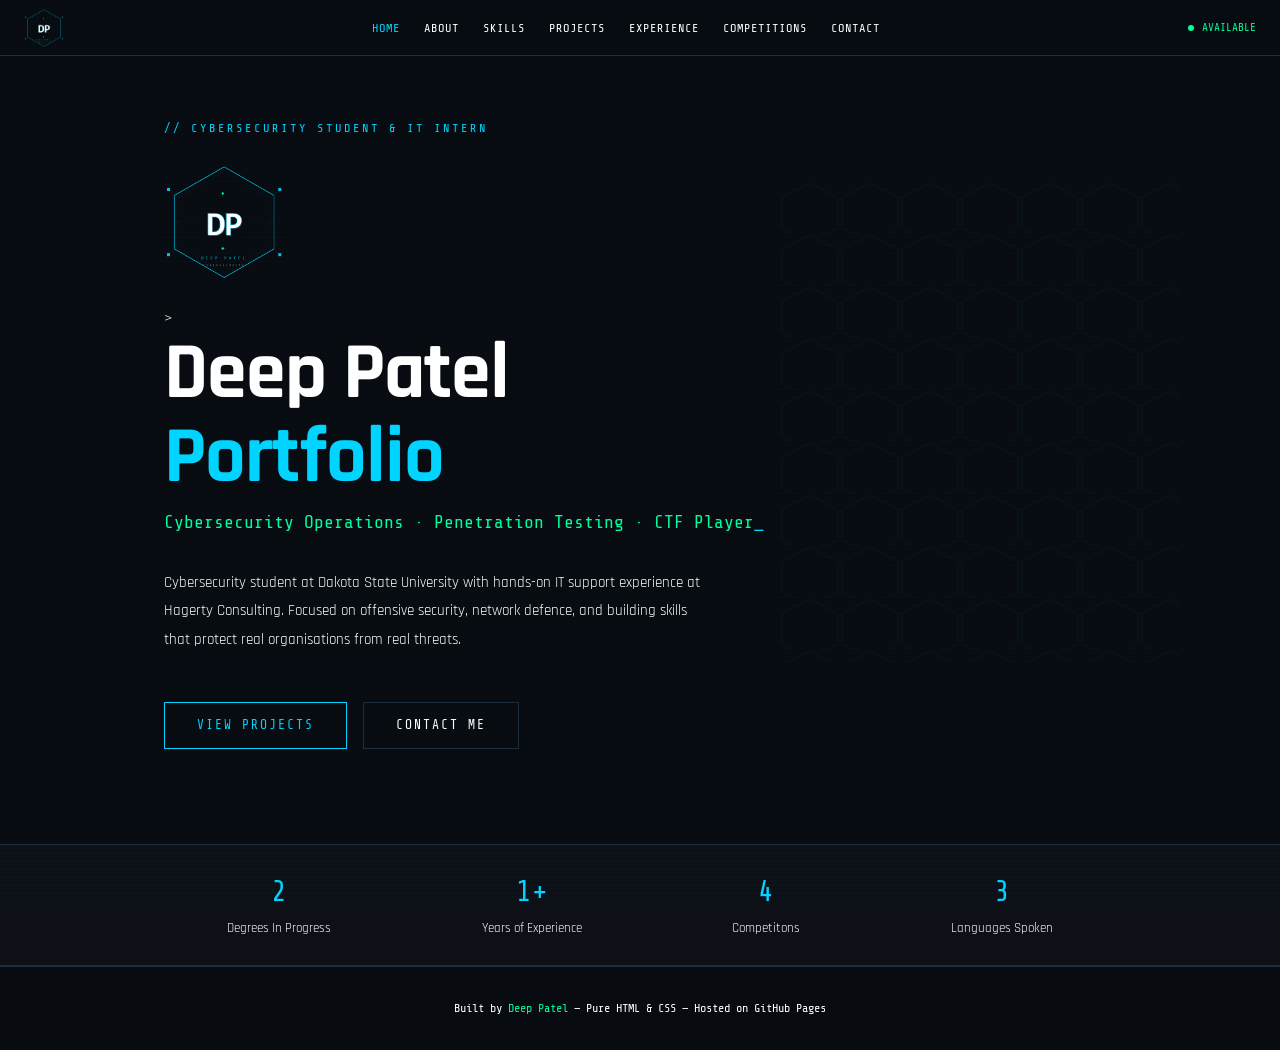
<file: index.html>
<!DOCTYPE html>
<html lang="en">
<head>
  <meta charset="UTF-8">
  <meta name="viewport" content="width=device-width, initial-scale=1.0">
  <title>Deep Patel — Cybersecurity Portfolio</title>
  <link rel="stylesheet" href="styles.css">
</head>
<body>
 
<nav>
  <a href="index.html" class="nav-logo">
  <img src="logo.png" alt="DP Logo" style="height:40px;width:40px;object-fit:cover;vertical-align:middle;">
</a>
  <button class="nav-toggle" id="navToggle" aria-label="Open menu">
    <span></span><span></span><span></span>
  </button>
  <ul class="nav-links" id="navLinks">
    <li><a href="index.html" class="active">Home</a></li>
    <li><a href="about.html">About</a></li>
    <li><a href="skill.html">Skills</a></li>
    <li><a href="Projects.html">Projects</a></li>
    <li><a href="Experience.html">Experience</a></li>
    <li><a href="Competitions.html">Competitions</a></li>
    <li><a href="contact.html">Contact</a></li>
  </ul>
  <div class="nav-status">
    <div class="status-dot"></div>
    AVAILABLE
  </div>
</nav>
 
<section class="hero">
  <div class="hero-tag">// cybersecurity student &amp; IT intern</div>
 <img src="logo.png" alt="DP Logo" style="height:120px;width:120px;object-fit:cover;margin-bottom:1.5rem;display:block;">>
  <h1 class="hero-name">
    Deep Patel<br>
    <span class="accent">Portfolio</span>
  </h1>
 
  <div class="hero-title">
    Cybersecurity Operations · Penetration Testing · CTF Player<span class="cursor">_</span>
  </div>
 
  <p class="hero-desc">
    Cybersecurity student at Dakota State University with hands-on IT support experience
    at Hagerty Consulting. Focused on offensive security, network defence, and building
    skills that protect real organisations from real threats.
  </p>
 
  <div class="hero-ctas">
    <a href="Projects.html" class="btn-primary">View Projects</a>
    <a href="contact.html" class="btn-secondary">Contact Me</a>
  </div>
 
  <svg class="hero-visual" width="400" height="480" viewBox="0 0 400 480" aria-hidden="true">
    <defs>
      <pattern id="hexpat" x="0" y="0" width="60" height="52" patternUnits="userSpaceOnUse">
        <polygon points="30,1 58,16 58,46 30,61 2,46 2,16"
                 fill="none" stroke="#00d4ff" stroke-width="0.8"/>
      </pattern>
    </defs>
    <rect width="400" height="480" fill="url(#hexpat)"/>
  </svg>
</section>
 

<div style="border-top:1px solid var(--border);border-bottom:1px solid var(--border);
            background:var(--surface);">
  <div style="max-width:1000px;margin:0 auto;padding:1.5rem;
              display:flex;flex-wrap:wrap;justify-content:space-around;gap:1.5rem;">
 
    <div style="text-align:center;">
      <span style="font-family:var(--mono);font-size:1.8rem;color:var(--accent);display:block;">2</span>
      <span style="font-size:13px;color:var(--text-muted);">Degrees In Progress</span>
    </div>
    <div style="text-align:center;">
      <span style="font-family:var(--mono);font-size:1.8rem;color:var(--accent);display:block;">1+</span>
      <span style="font-size:13px;color:var(--text-muted);">Years of Experience</span>
    </div>
    <div style="text-align:center;">
      <span style="font-family:var(--mono);font-size:1.8rem;color:var(--accent);display:block;">4</span>
      <span style="font-size:13px;color:var(--text-muted);">Competitons</span>
    </div>
    <div style="text-align:center;">
      <span style="font-family:var(--mono);font-size:1.8rem;color:var(--accent);display:block;">3</span>
      <span style="font-size:13px;color:var(--text-muted);">Languages Spoken</span>
    </div>
 
  </div>
</div>
 
<footer>
  <p>Built by <span>Deep Patel</span> — Pure HTML &amp; CSS — Hosted on GitHub Pages</p>
</footer>
 
<script>
  document.getElementById('navToggle').addEventListener('click', function () {
    document.getElementById('navLinks').classList.toggle('open');
  });
</script>
 
</body>
</html>
</file>
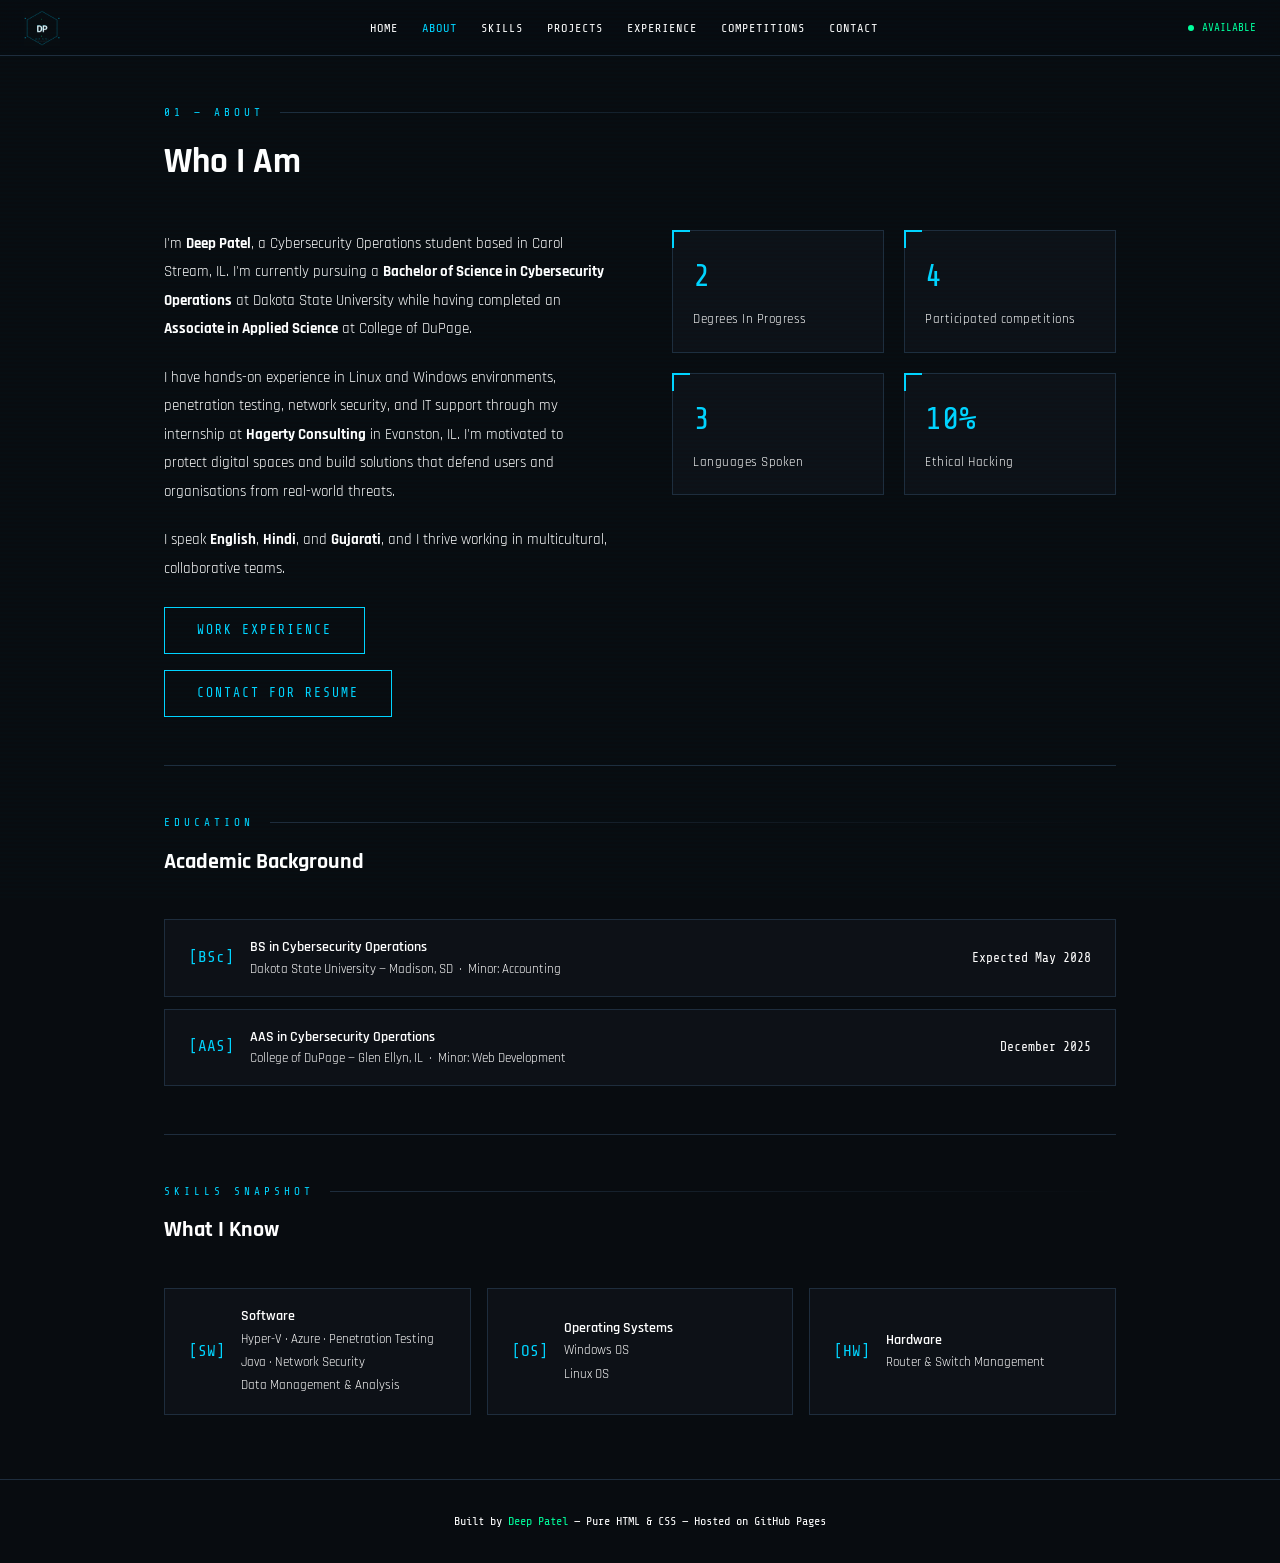
<file: about.html>
<!DOCTYPE html>
<html lang="en">
<head>
  <meta charset="UTF-8">
  <meta name="viewport" content="width=device-width, initial-scale=1.0">
  <title>About — Deep Patel</title>
  <link rel="stylesheet" href="styles.css">
</head>
<body>
 
<nav>
  <a href="index.html" class="nav-logo">
  <img src="logo.png" alt="DP Logo" style="height:36px;width:auto;vertical-align:middle;">
</a>
  <button class="nav-toggle" id="navToggle" aria-label="Open menu">
    <span></span><span></span><span></span>
  </button>
  <ul class="nav-links" id="navLinks">
    <li><a href="index.html">Home</a></li>
    <li><a href="about.html" class="active">About</a></li>
    <li><a href="skill.html">Skills</a></li>
    <li><a href="Projects.html">Projects</a></li>
    <li><a href="Experience.html">Experience</a></li>
    <li><a href="Competitions.html">Competitions</a></li>
    <li><a href="contact.html">Contact</a></li>
  </ul>
  <div class="nav-status">
    <div class="status-dot"></div>
    AVAILABLE
  </div>
</nav>
 
<main class="page-wrap">
 
  <div class="section-label">01 — about</div>
  <h1 class="section-title">Who I Am</h1>
 
  <div class="about-grid">
 
    <div class="about-text">
      <p>
        I'm <strong>Deep Patel</strong>, a Cybersecurity Operations student based in
        Carol Stream, IL. I'm currently pursuing a
        <strong>Bachelor of Science in Cybersecurity Operations</strong> at Dakota State University
        while having completed an <strong>Associate in Applied Science</strong> at College of DuPage.
      </p>
      <p>
        I have hands-on experience in Linux and Windows environments, penetration testing,
        network security, and IT support through my internship at
        <strong>Hagerty Consulting</strong> in Evanston, IL.
        I'm motivated to protect digital spaces and build solutions that defend
        users and organisations from real-world threats.
      </p>
      <p>
        I speak <strong>English</strong>, <strong>Hindi</strong>, and <strong>Gujarati</strong>,
        and I thrive working in multicultural, collaborative teams.
      </p>
 
      <div style="margin-top:1.5rem;display:flex;gap:1rem;flex-wrap:wrap;">
        <a href="Experience.html" class="btn-primary">Work Experience</a>
        <a href="contact.html" class="btn-primary">Contact for Resume</a>
      </div>
    </div>
 
    <div class="about-stats">
      <div class="stat-box">
        <span class="stat-num">2</span>
        <span class="stat-label">Degrees In Progress</span>
      </div>
      <div class="stat-box">
        <span class="stat-num">4</span>
        <span class="stat-label">Participated competitions </span>
      </div>
      <div class="stat-box">
        <span class="stat-num">3</span>
        <span class="stat-label">Languages Spoken</span>
      </div>
      <div class="stat-box">
        <span class="stat-num">10%</span>
        <span class="stat-label">Ethical Hacking</span>
      </div>
    </div>
 
  </div>
 
  <hr class="divider" style="margin:3rem 0;">
 
  <div class="section-label">education</div>
  <h2 class="section-title" style="font-size:1.4rem;">Academic Background</h2>
 
  <div class="cert-list">
 
    <div class="cert-item">
      <span class="cert-icon">[BSc]</span>
      <div>
        <div class="cert-name">BS in Cybersecurity Operations</div>
        <div style="font-size:13px;color:var(--text-muted);">
          Dakota State University — Madison, SD &nbsp;·&nbsp; Minor: Accounting
        </div>
      </div>
      <span class="cert-issuer">Expected May 2028</span>
    </div>
 
    <div class="cert-item">
      <span class="cert-icon">[AAS]</span>
      <div>
        <div class="cert-name">AAS in Cybersecurity Operations</div>
        <div style="font-size:13px;color:var(--text-muted);">
          College of DuPage — Glen Ellyn, IL &nbsp;·&nbsp; Minor: Web Development
        </div>
      </div>
      <span class="cert-issuer">December 2025</span>
    </div>
 
  </div>
 
  <hr class="divider" style="margin:3rem 0;">
 
  <div class="section-label">skills snapshot</div>
  <h2 class="section-title" style="font-size:1.4rem;">What I Know</h2>
 
  <div style="display:grid;grid-template-columns:repeat(auto-fit,minmax(200px,1fr));gap:1rem;">
 
    <div class="cert-item">
      <span class="cert-icon">[SW]</span>
      <div>
        <div class="cert-name">Software</div>
        <div style="font-size:13px;color:var(--text-muted);line-height:1.8;">
          Hyper-V · Azure · Penetration Testing<br>
          Java · Network Security<br>
          Data Management &amp; Analysis
        </div>
      </div>
    </div>
 
    <div class="cert-item">
      <span class="cert-icon">[OS]</span>
      <div>
        <div class="cert-name">Operating Systems</div>
        <div style="font-size:13px;color:var(--text-muted);line-height:1.8;">
          Windows OS<br>
          Linux OS
        </div>
      </div>
    </div>
 
    <div class="cert-item">
      <span class="cert-icon">[HW]</span>
      <div>
        <div class="cert-name">Hardware</div>
        <div style="font-size:13px;color:var(--text-muted);line-height:1.8;">
          Router &amp; Switch Management
        </div>
      </div>
    </div>
  </div>
</main>
<footer>
  <p>Built by <span>Deep Patel</span> — Pure HTML &amp; CSS — Hosted on GitHub Pages</p>
</footer>
 
<script>
  document.getElementById('navToggle').addEventListener('click', function () {
    document.getElementById('navLinks').classList.toggle('open');
  });
</script>
 
</body>
</html>
</file>
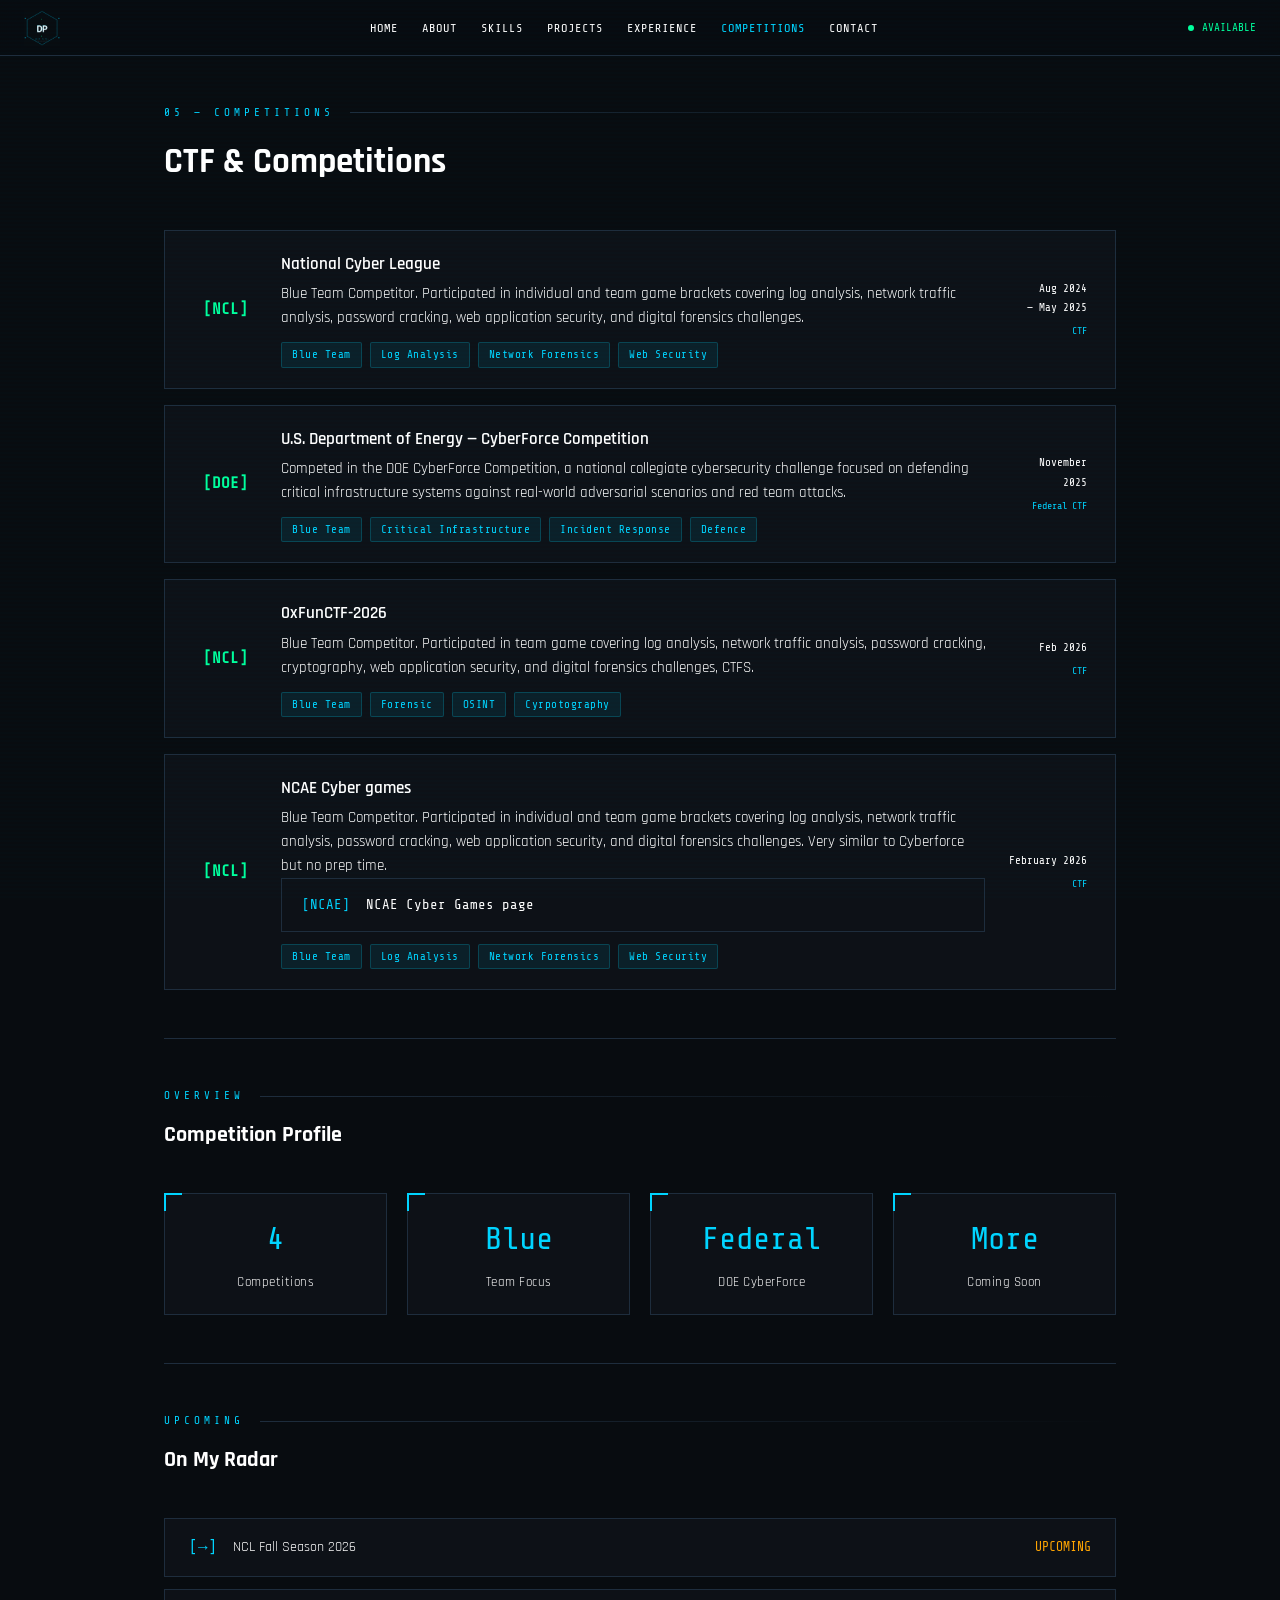
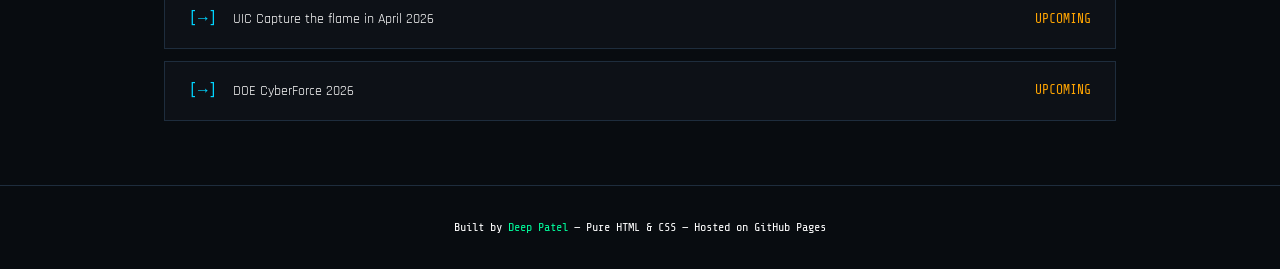
<file: Competitions.html>
<!DOCTYPE html>
<html lang="en">
<head>
  <meta charset="UTF-8">
  <meta name="viewport" content="width=device-width, initial-scale=1.0">
  <title>Competitions — Deep Patel</title>
  <link rel="stylesheet" href="styles.css">
</head>
<body>

<nav>
  <a href="index.html" class="nav-logo">
  <img src="logo.png" alt="DP Logo" style="height:36px;width:auto;vertical-align:middle;">
</a>
  <button class="nav-toggle" id="navToggle" aria-label="Open menu">
    <span></span><span></span><span></span>
  </button>
  <ul class="nav-links" id="navLinks">
    <li><a href="index.html">Home</a></li>
    <li><a href="about.html">About</a></li>
    <li><a href="skill.html">Skills</a></li>
    <li><a href="Projects.html">Projects</a></li>
    <li><a href="Experience.html">Experience</a></li>
    <li><a href="Competitions.html" class="active">Competitions</a></li>
    <li><a href="contact.html">Contact</a></li>
  </ul>
  <div class="nav-status">
    <div class="status-dot"></div>
    AVAILABLE
  </div>
</nav>

<main class="page-wrap">

  <div class="section-label">05 — competitions</div>
  <h1 class="section-title">CTF &amp; Competitions</h1>

  <div class="comp-list">

    
    <div class="comp-item">
      <div class="comp-rank" style="color:var(--accent2);font-size:1rem;">[NCL]</div>
      <div class="comp-info">
        <h4>National Cyber League</h4>
        <p>
          Blue Team Competitor. Participated in individual and team game brackets
          covering log analysis, network traffic analysis, password cracking,
          web application security, and digital forensics challenges.
        </p>
        <div style="display:flex;flex-wrap:wrap;gap:0.5rem;margin-top:0.75rem;">
          <span class="tag">Blue Team</span>
          <span class="tag">Log Analysis</span>
          <span class="tag">Network Forensics</span>
          <span class="tag">Web Security</span>
        </div>
      </div>
      <div class="comp-meta">
        <div>Aug 2024</div>
        <div>— May 2025</div>
        <div style="color:var(--accent);font-size:10px;margin-top:4px;">CTF</div>
      </div>
    </div>

    
    <div class="comp-item">
      <div class="comp-rank" style="color:var(--accent2);font-size:1rem;">[DOE]</div>
      <div class="comp-info">
        <h4>U.S. Department of Energy — CyberForce Competition</h4>
        <p>
          Competed in the DOE CyberForce Competition, a national collegiate cybersecurity
          challenge focused on defending critical infrastructure systems against
          real-world adversarial scenarios and red team attacks.
        </p>
        <div style="display:flex;flex-wrap:wrap;gap:0.5rem;margin-top:0.75rem;">
          <span class="tag">Blue Team</span>
          <span class="tag">Critical Infrastructure</span>
          <span class="tag">Incident Response</span>
          <span class="tag">Defence</span>
        </div>
      </div>
      <div class="comp-meta">
        <div>November</div>
        <div>2025</div>
        <div style="color:var(--accent);font-size:10px;margin-top:4px;">Federal CTF</div>
      </div>
    </div>

    <div class="comp-item">
      <div class="comp-rank" style="color:var(--accent2);font-size:1rem;">[NCL]</div>
      <div class="comp-info">
        <h4>0xFunCTF-2026</h4>
        <p>
          Blue Team Competitor. Participated in team game covering log analysis, network traffic analysis, 
          password cracking, cryptography, web application security, and digital forensics challenges, CTFS.
        </p>
        <div style="display:flex;flex-wrap:wrap;gap:0.5rem;margin-top:0.75rem;">
          <span class="tag">Blue Team</span>
          <span class="tag">Forensic</span>
          <span class="tag">OSINT</span>
          <span class="tag">Cyrpotography</span>
        </div>
      </div>
      <div class="comp-meta">
        <div>Feb 2026</div>
        <div style="color:var(--accent);font-size:10px;margin-top:4px;">CTF</div>
      </div>
    
    </div>
    <div class="comp-item">
      <div class="comp-rank" style="color:var(--accent2);font-size:1rem;">[NCL]</div>
      <div class="comp-info">
        <h4>NCAE Cyber games</h4>
        <p>
          Blue Team Competitor. Participated in individual and team game brackets
          covering log analysis, network traffic analysis, password cracking,
          web application security, and digital forensics challenges. Very similar to Cyberforce but no prep time.
        </p>
        <a class="contact-link"
           href="https://www.ncaecybergames.org/" target="_blank">
          <span class="contact-link-icon">[NCAE]</span>
          NCAE Cyber Games page
        </a>
        <div style="display:flex;flex-wrap:wrap;gap:0.5rem;margin-top:0.75rem;">
          <span class="tag">Blue Team</span>
          <span class="tag">Log Analysis</span>
          <span class="tag">Network Forensics</span>
          <span class="tag">Web Security</span>
        </div>
      </div>
      <div class="comp-meta">
        <div>February 2026</div>
        <div style="color:var(--accent);font-size:10px;margin-top:4px;">CTF</div>
      </div>
    </div>
    
  </div>

  <hr class="divider" style="margin:3rem 0;">

  
  <div class="section-label">overview</div>
  <h2 class="section-title" style="font-size:1.4rem;">Competition Profile</h2>

  <div style="display:grid;grid-template-columns:repeat(auto-fit,minmax(160px,1fr));gap:1.25rem;
              margin-bottom:3rem;">

    <div class="stat-box" style="text-align:center;">
      <span class="stat-num">4</span>
      <span class="stat-label">Competitions</span>
    </div>
    <div class="stat-box" style="text-align:center;">
      <span class="stat-num">Blue</span>
      <span class="stat-label">Team Focus</span>
    </div>
    <div class="stat-box" style="text-align:center;">
      <span class="stat-num">Federal</span>
      <span class="stat-label">DOE CyberForce</span>
    </div>
    <div class="stat-box" style="text-align:center;">
      <span class="stat-num">More</span>
      <span class="stat-label">Coming Soon</span>
    </div>

  </div>

  <hr class="divider" style="margin:3rem 0;">

 
  <div class="section-label">upcoming</div>
  <h2 class="section-title" style="font-size:1.4rem;">On My Radar</h2>

  <div style="display:flex;flex-direction:column;gap:0.75rem;">

    <div class="cert-item">
      <span class="cert-icon">[→]</span>
      <div>
        <div class="cert-name" style="color:var(--text-muted);font-weight:400;">
          NCL Fall Season 2026
        </div>
      </div>
      <span class="cert-issuer" style="color:var(--warn);">UPCOMING</span>
    </div>

    <div class="cert-item">
      <span class="cert-icon">[→]</span>
      <div>
        <div class="cert-name" style="color:var(--text-muted);font-weight:400;">
          UIC Capture the flame in April 2026
        </div>
      </div>
      <span class="cert-issuer" style="color:var(--warn);">UPCOMING</span>
    </div>

    <div class="cert-item">
      <span class="cert-icon">[→]</span>
      <div>
        <div class="cert-name" style="color:var(--text-muted);font-weight:400;">
          DOE CyberForce 2026
        </div>
      </div>
      <span class="cert-issuer" style="color:var(--warn);">UPCOMING</span>
    </div>

  </div>

</main>

<footer>
  <p>Built by <span>Deep Patel</span> — Pure HTML &amp; CSS — Hosted on GitHub Pages</p>
</footer>

<script>
  document.getElementById('navToggle').addEventListener('click', function () {
    document.getElementById('navLinks').classList.toggle('open');
  });
</script>

</body>
</html>
</file>
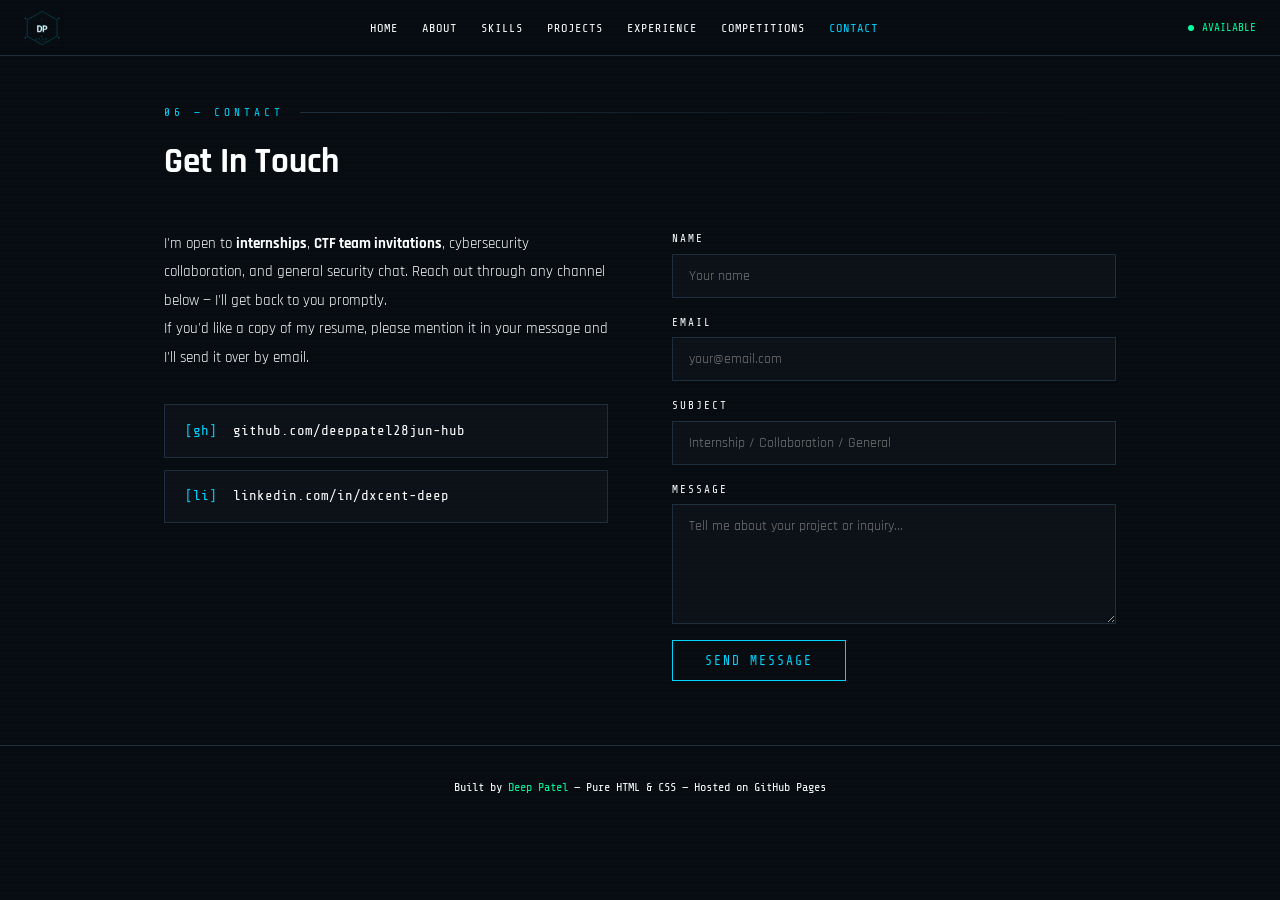
<file: contact.html>
<!DOCTYPE html>
<html lang="en">
<head>
  <meta charset="UTF-8">
  <meta name="viewport" content="width=device-width, initial-scale=1.0">
  <title>Contact — Deep Patel</title>
  <link rel="stylesheet" href="styles.css">
</head>
<body>

<nav>
<a href="index.html" class="nav-logo">
  <img src="logo.png" alt="DP Logo" style="height:36px;width:auto;vertical-align:middle;">
</a>
  <button class="nav-toggle" id="navToggle" aria-label="Open menu">
    <span></span><span></span><span></span>
  </button>
  <ul class="nav-links" id="navLinks">
    <li><a href="index.html">Home</a></li>
    <li><a href="about.html">About</a></li>
    <li><a href="skill.html">Skills</a></li>
    <li><a href="Projects.html">Projects</a></li>
    <li><a href="Experience.html">Experience</a></li>
    <li><a href="Competitions.html">Competitions</a></li>
    <li><a href="contact.html" class="active">Contact</a></li>
  </ul>
  <div class="nav-status">
    <div class="status-dot"></div>
    AVAILABLE
  </div>
</nav>

<main class="page-wrap">

  <div class="section-label">06 — contact</div>
  <h1 class="section-title">Get In Touch</h1>

  <div class="contact-grid">

    
    <div class="contact-intro">
      <p>
        I'm open to <strong>internships</strong>, <strong>CTF team invitations</strong>,
        cybersecurity collaboration, and general security chat.
        Reach out through any channel below — I'll get back to you promptly.<br>
        If you'd like a copy of my resume, please mention it in your message and I'll send it over by email.
      </p>

      <div class="contact-links">

        <a class="contact-link"
           href="https://github.com/deeppatel28jun-hub" target="_blank">
          <span class="contact-link-icon">[gh]</span>
          github.com/deeppatel28jun-hub
        </a>

        <a class="contact-link"
           href="https://linkedin.com/in/dxcent-deep/" target="_blank">
          <span class="contact-link-icon">[li]</span>
          linkedin.com/in/dxcent-deep
        </a>


      </div>
    </div>


    <form class="contact-form" action="https://formspree.io/f/xbdzpnql" method="POST">

      <div class="form-group">
        <label class="form-label" for="name">Name</label>
        <input class="form-input" type="text" id="name" name="name"
               placeholder="Your name" required>
      </div>

      <div class="form-group">
        <label class="form-label" for="email">Email</label>
        <input class="form-input" type="email" id="email" name="email"
               placeholder="your@email.com" required>
      </div>

      <div class="form-group">
        <label class="form-label" for="subject">Subject</label>
        <input class="form-input" type="text" id="subject" name="subject"
               placeholder="Internship / Collaboration / General">
      </div>

      <div class="form-group">
        <label class="form-label" for="message">Message</label>
        <textarea class="form-textarea" id="message" name="message"
                  placeholder="Tell me about your project or inquiry..." required></textarea>
      </div>

      <button type="submit" class="btn-primary" style="align-self:flex-start;">
        Send Message
      </button>

    </form>

  </div>

</main>

<footer>
  <p>Built by <span>Deep Patel</span> — Pure HTML &amp; CSS — Hosted on GitHub Pages</p>
</footer>

<script>
  document.getElementById('navToggle').addEventListener('click', function () {
    document.getElementById('navLinks').classList.toggle('open');
  });
</script>

</body>
</html>
</file>
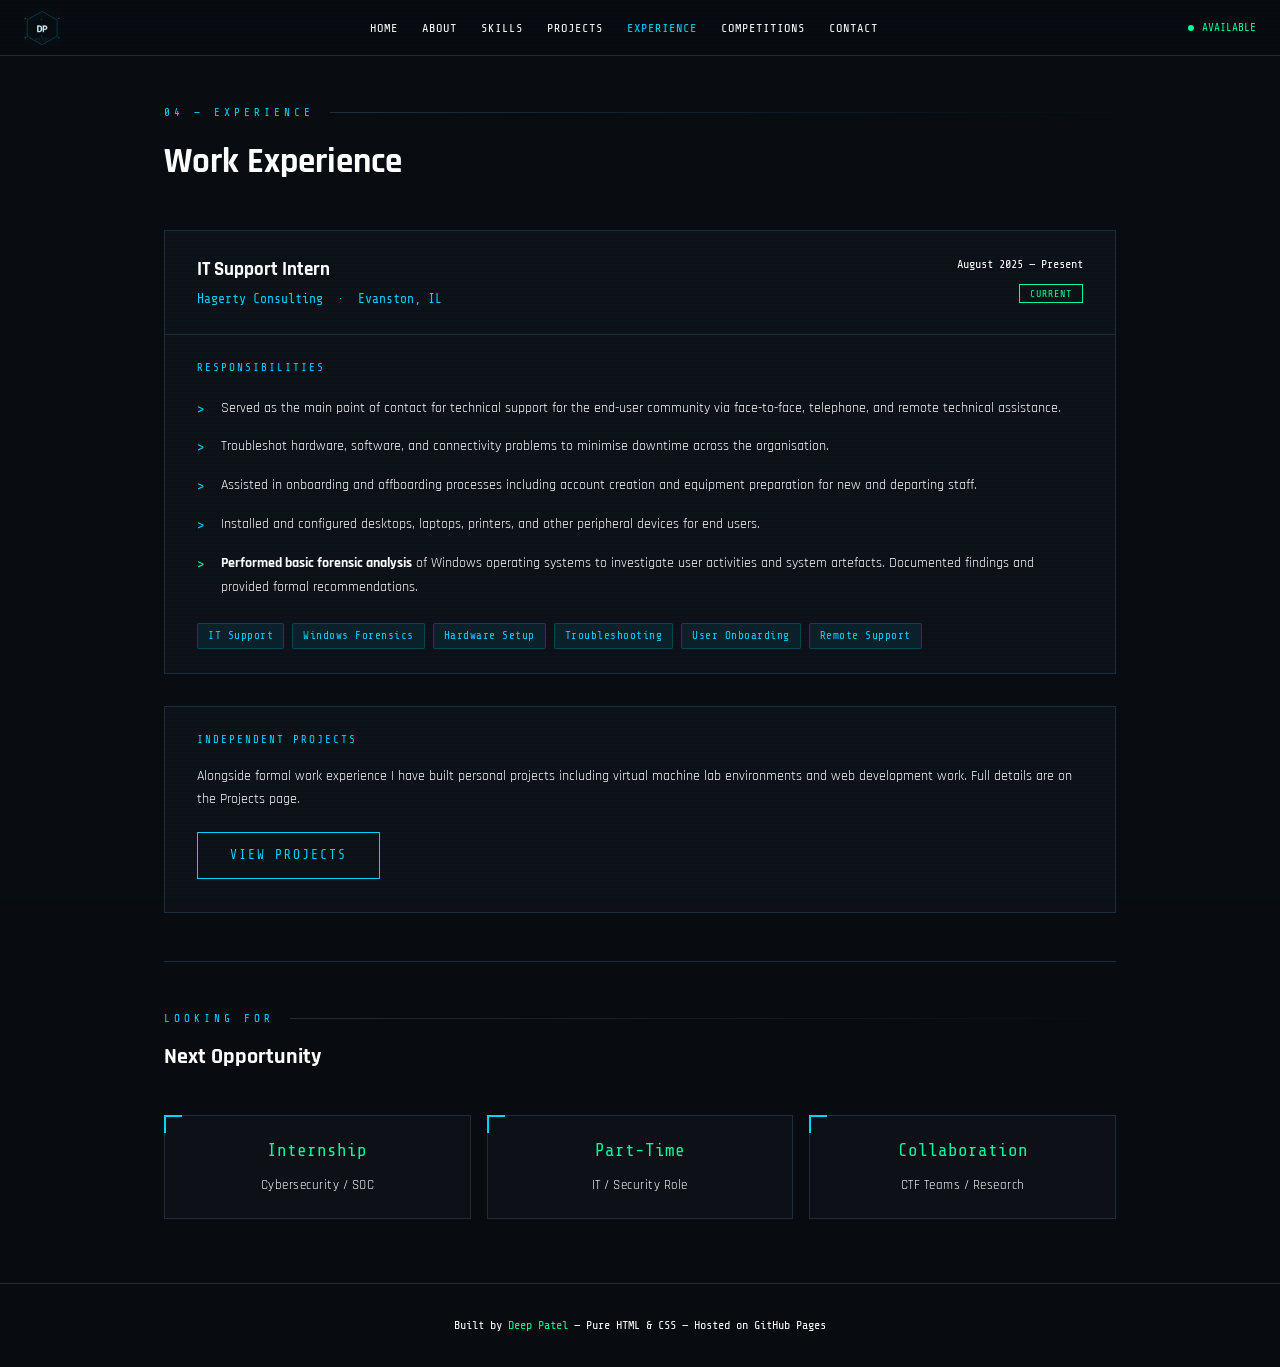
<file: Experience.html>
<!DOCTYPE html>
<html lang="en">
<head>
  <meta charset="UTF-8">
  <meta name="viewport" content="width=device-width, initial-scale=1.0">
  <title>Experience — Deep Patel</title>
  <link rel="stylesheet" href="styles.css">
</head>
<body>

<nav>
<a href="index.html" class="nav-logo">
  <img src="logo.png" alt="DP Logo" style="height:36px;width:auto;vertical-align:middle;">
</a>
  <button class="nav-toggle" id="navToggle" aria-label="Open menu">
    <span></span><span></span><span></span>
  </button>
  <ul class="nav-links" id="navLinks">
    <li><a href="index.html">Home</a></li>
    <li><a href="about.html">About</a></li>
    <li><a href="skill.html">Skills</a></li>
    <li><a href="Projects.html">Projects</a></li>
    <li><a href="Experience.html" class="active">Experience</a></li>
    <li><a href="Competitions.html">Competitions</a></li>
    <li><a href="contact.html">Contact</a></li>
  </ul>
  <div class="nav-status">
    <div class="status-dot"></div>
    AVAILABLE
  </div>
</nav>

<main class="page-wrap">

  <div class="section-label">04 — experience</div>
  <h1 class="section-title">Work Experience</h1>

  
  <div style="background:var(--surface);border:1px solid var(--border);margin-bottom:2rem;">

   
    <div style="padding:1.5rem 2rem;border-bottom:1px solid var(--border);
                display:flex;justify-content:space-between;align-items:flex-start;flex-wrap:wrap;gap:1rem;">
      <div>
        <div style="font-size:19px;font-weight:700;color:#fff;margin-bottom:4px;">
          IT Support Intern
        </div>
        <div style="font-family:var(--mono);font-size:13px;color:var(--accent);">
          Hagerty Consulting &nbsp;·&nbsp; Evanston, IL
        </div>
      </div>
      <div style="text-align:right;">
        <div style="font-family:var(--mono);font-size:12px;color:var(--text-muted);">
          August 2025 — Present
        </div>
        <div style="margin-top:6px;">
          <span class="project-status status-active">CURRENT</span>
        </div>
      </div>
    </div>

    <div style="padding:1.5rem 2rem;">
      <div style="font-family:var(--mono);font-size:11px;color:var(--accent);
                  letter-spacing:2px;margin-bottom:1.25rem;">RESPONSIBILITIES</div>

      <div style="display:flex;flex-direction:column;gap:0.9rem;">

        <div style="display:flex;gap:1rem;align-items:flex-start;">
          <span style="font-family:var(--mono);color:var(--accent);font-size:14px;
                       flex-shrink:0;margin-top:2px;">&gt;</span>
          <p style="font-size:14px;color:var(--text-muted);line-height:1.7;margin:0;">
            Served as the main point of contact for technical support for the end-user
            community via face-to-face, telephone, and remote technical assistance.
          </p>
        </div>

        <div style="display:flex;gap:1rem;align-items:flex-start;">
          <span style="font-family:var(--mono);color:var(--accent);font-size:14px;
                       flex-shrink:0;margin-top:2px;">&gt;</span>
          <p style="font-size:14px;color:var(--text-muted);line-height:1.7;margin:0;">
            Troubleshot hardware, software, and connectivity problems to minimise downtime
            across the organisation.
          </p>
        </div>

        <div style="display:flex;gap:1rem;align-items:flex-start;">
          <span style="font-family:var(--mono);color:var(--accent);font-size:14px;
                       flex-shrink:0;margin-top:2px;">&gt;</span>
          <p style="font-size:14px;color:var(--text-muted);line-height:1.7;margin:0;">
            Assisted in onboarding and offboarding processes including account creation
            and equipment preparation for new and departing staff.
          </p>
        </div>

        <div style="display:flex;gap:1rem;align-items:flex-start;">
          <span style="font-family:var(--mono);color:var(--accent);font-size:14px;
                       flex-shrink:0;margin-top:2px;">&gt;</span>
          <p style="font-size:14px;color:var(--text-muted);line-height:1.7;margin:0;">
            Installed and configured desktops, laptops, printers, and other peripheral
            devices for end users.
          </p>
        </div>

        <div style="display:flex;gap:1rem;align-items:flex-start;">
          <span style="font-family:var(--mono);color:var(--accent2);font-size:14px;
                       flex-shrink:0;margin-top:2px;">&gt;</span>
          <p style="font-size:14px;color:var(--text-muted);line-height:1.7;margin:0;">
            <strong style="color:var(--text);">Performed basic forensic analysis</strong> of
            Windows operating systems to investigate user activities and system artefacts.
            Documented findings and provided formal recommendations.
          </p>
        </div>

      </div>

    
      <div style="display:flex;flex-wrap:wrap;gap:0.5rem;margin-top:1.5rem;">
        <span class="tag">IT Support</span>
        <span class="tag">Windows Forensics</span>
        <span class="tag">Hardware Setup</span>
        <span class="tag">Troubleshooting</span>
        <span class="tag">User Onboarding</span>
        <span class="tag">Remote Support</span>
      </div>
    </div>

  </div>


  <div style="background:var(--surface);border:1px solid var(--border);padding:1.5rem 2rem;
              margin-bottom:2rem;">
    <div style="font-family:var(--mono);font-size:11px;color:var(--accent);
                letter-spacing:2px;margin-bottom:1rem;">INDEPENDENT PROJECTS</div>
    <p style="font-size:14px;color:var(--text-muted);line-height:1.7;margin-bottom:1.25rem;">
      Alongside formal work experience I have built personal projects including
      virtual machine lab environments and web development work.
      Full details are on the Projects page.
    </p>
    <a href="Projects.html" class="btn-primary">View Projects</a>
  </div>

  <hr class="divider" style="margin:3rem 0;">

 
  <div class="section-label">looking for</div>
  <h2 class="section-title" style="font-size:1.4rem;">Next Opportunity</h2>

  <div style="display:grid;grid-template-columns:repeat(auto-fit,minmax(200px,1fr));gap:1rem;">

    <div class="stat-box" style="text-align:center;">
      <span style="font-family:var(--mono);font-size:1.1rem;color:var(--accent2);
                   display:block;margin-bottom:0.5rem;">Internship</span>
      <span class="stat-label">Cybersecurity / SOC</span>
    </div>

    <div class="stat-box" style="text-align:center;">
      <span style="font-family:var(--mono);font-size:1.1rem;color:var(--accent2);
                   display:block;margin-bottom:0.5rem;">Part-Time</span>
      <span class="stat-label">IT / Security Role</span>
    </div>

    <div class="stat-box" style="text-align:center;">
      <span style="font-family:var(--mono);font-size:1.1rem;color:var(--accent2);
                   display:block;margin-bottom:0.5rem;">Collaboration</span>
      <span class="stat-label">CTF Teams / Research</span>
    </div>

  </div>

</main>

<footer>
  <p>Built by <span>Deep Patel</span> — Pure HTML &amp; CSS — Hosted on GitHub Pages</p>
</footer>

<script>
  document.getElementById('navToggle').addEventListener('click', function () {
    document.getElementById('navLinks').classList.toggle('open');
  });
</script>

</body>
</html>
</file>
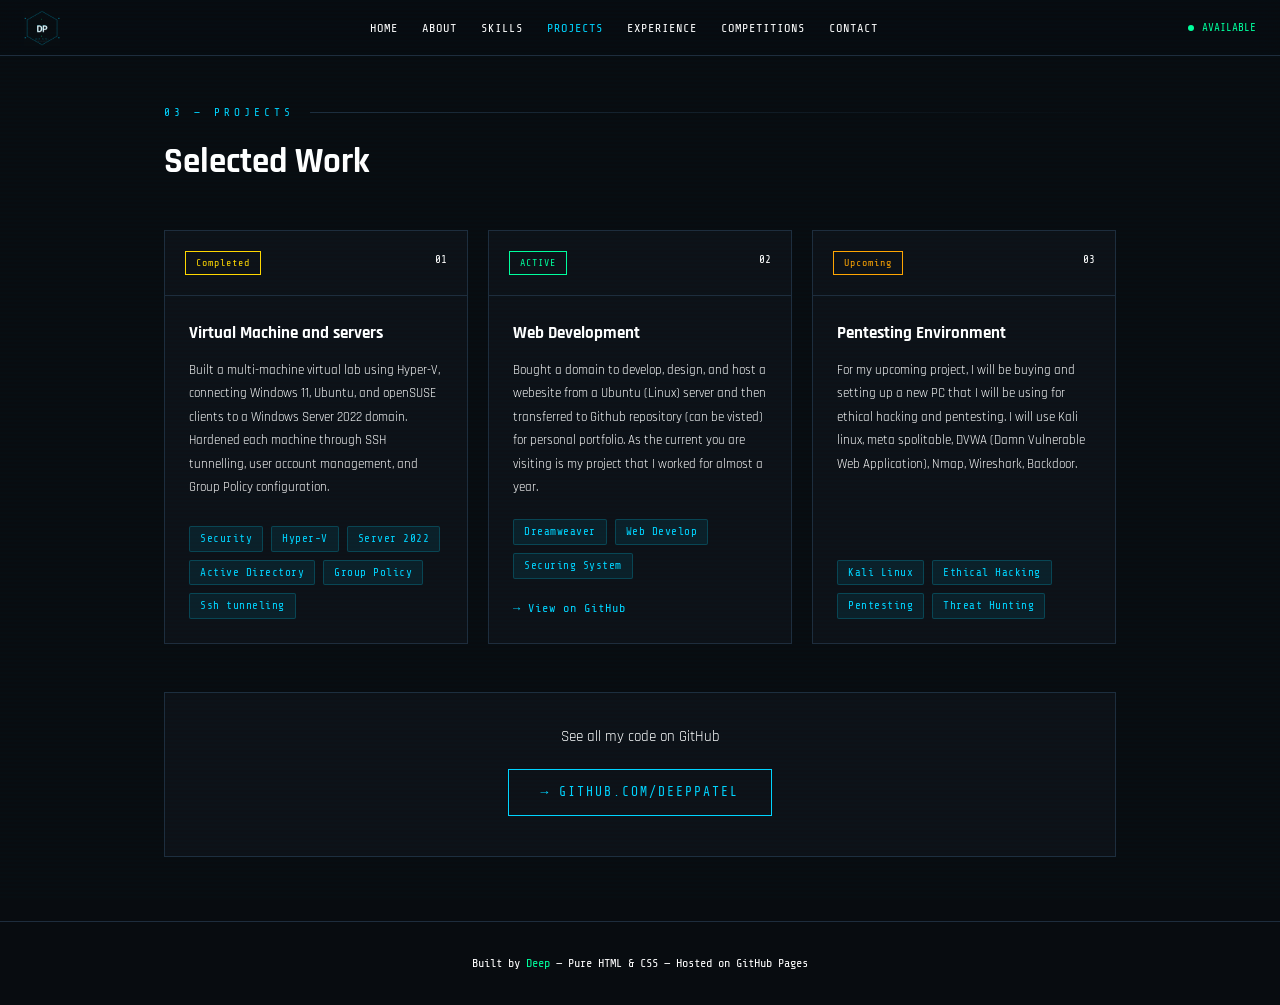
<file: Projects.html>
<!DOCTYPE html>
<html lang="en">
<head>
  <meta charset="UTF-8">
  <meta name="viewport" content="width=device-width, initial-scale=1.0">
  <title>Projects — Deep's Portfolio</title>
  <link rel="stylesheet" href="styles.css">
</head>
<body>


<nav>
  <a href="index.html" class="nav-logo">
  <img src="logo.png" alt="DP Logo" style="height:36px;width:auto;vertical-align:middle;">
</a>
  <button class="nav-toggle" id="navToggle" aria-label="Open menu">
    <span></span><span></span><span></span>
  </button>
  <ul class="nav-links" id="navLinks">
    <li><a href="index.html">Home</a></li>
    <li><a href="about.html">About</a></li>
    <li><a href="skill.html">Skills</a></li>
    <li><a href="Projects.html" class="active">Projects</a></li>
    <li><a href="Experience.html">Experience</a></li>
    <li><a href="Competitions.html">Competitions</a></li>
    <li><a href="contact.html">Contact</a></li>
  </ul>
  <div class="nav-status">
    <div class="status-dot"></div>
    AVAILABLE
  </div>
</nav>


<main class="page-wrap">

  <div class="section-label">03 — projects</div>
  <h1 class="section-title">Selected Work</h1>

  <div class="projects-grid">

   
    <div class="project-card editable-block">
      <div class="project-top">
       
        <span class="project-status status-complete">Completed</span>
        <span class="project-num">01</span>
      </div>
      <div class="project-body">
        <div class="project-name editable">Virtual Machine and servers</div>

        <div class="project-desc editable">
         Built a multi-machine virtual lab using Hyper-V, connecting Windows 11, Ubuntu, and openSUSE clients to a Windows Server 2022 domain. 
         Hardened each machine through SSH tunnelling, user account management, and Group Policy configuration.
        </div>
        <div class="project-tags">
          <span class="tag editable">Security</span>
          <span class="tag editable">Hyper-V</span>
          <span class="tag editable">Server 2022</span>
          <span class="tag editable">Active Directory</span>
          <span class="tag editable">Group Policy</span>
          <span class="tag editable">Ssh tunneling</span>
        </div>
      </div>
    </div>


    <div class="project-card editable-block">
      <div class="project-top">
        <span class="project-status status-active">ACTIVE</span>
        <span class="project-num">02</span>
      </div>
      <div class="project-body">
        <div class="project-name editable">Web Development</div>
        <div class="project-desc editable">
          Bought a domain to develop, design, and host a webesite from a Ubuntu (Linux) server and then transferred to Github repository (can be visted) for personal portfolio. 
          As the current you are visiting is my project that I worked for almost a year.
        </div>
        <div class="project-tags">
          <span class="tag editable">Dreamweaver</span>
          <span class="tag editable">Web Develop</span>
          <span class="tag editable">Securing System</span>
        </div>
        <a href="https://github.com/deeppatel28jun-hub/Deeps-Website2/" class="project-link editable" target="_blank">
          → View on GitHub
        </a>
      </div>
    </div>
  
<div class="project-card editable-block">
  <div class="project-top">
        <span class="project-status status-upcoming">Upcoming</span>
        <span class="project-num">03</span>
      </div>
      <div class="project-body">
        <div class="project-name editable">Pentesting Environment</div>
        <div class="project-desc editable">
          For my upcoming project, I will be buying and setting up a new PC that I will be using for ethical hacking and pentesting.
          I will use Kali linux, meta spolitable, DVWA (Damn Vulnerable Web Application), Nmap, Wireshark, Backdoor.
        </div>
        <div class="project-tags">
          <span class="tag editable">Kali Linux</span>
          <span class="tag editable">Ethical Hacking</span>
          <span class="tag editable">Pentesting</span>
          <span class="tag editable">Threat Hunting</span>
        </div>
      </div>
    </div>
  </div>
  <div style="margin-top:3rem;text-align:center;padding:2rem;
              border:1px solid var(--border);background:var(--surface);">
    <p style="color:var(--text-muted);margin-bottom:1.25rem;font-size:15px;">
      See all my code on GitHub
    </p>
    
    <a href="https://github.com/deeppatel28jun-hub" class="btn-primary editable" target="_blank">
      → github.com/Deeppatel
    </a>
  </div>

</main>


<footer>
  <p>Built by <span class="editable">Deep</span> — Pure HTML &amp; CSS — Hosted on GitHub Pages</p>
</footer>

<script>
  document.getElementById('navToggle').addEventListener('click', function () {
    document.getElementById('navLinks').classList.toggle('open');
  });
</script>

</body>
</html>
</file>
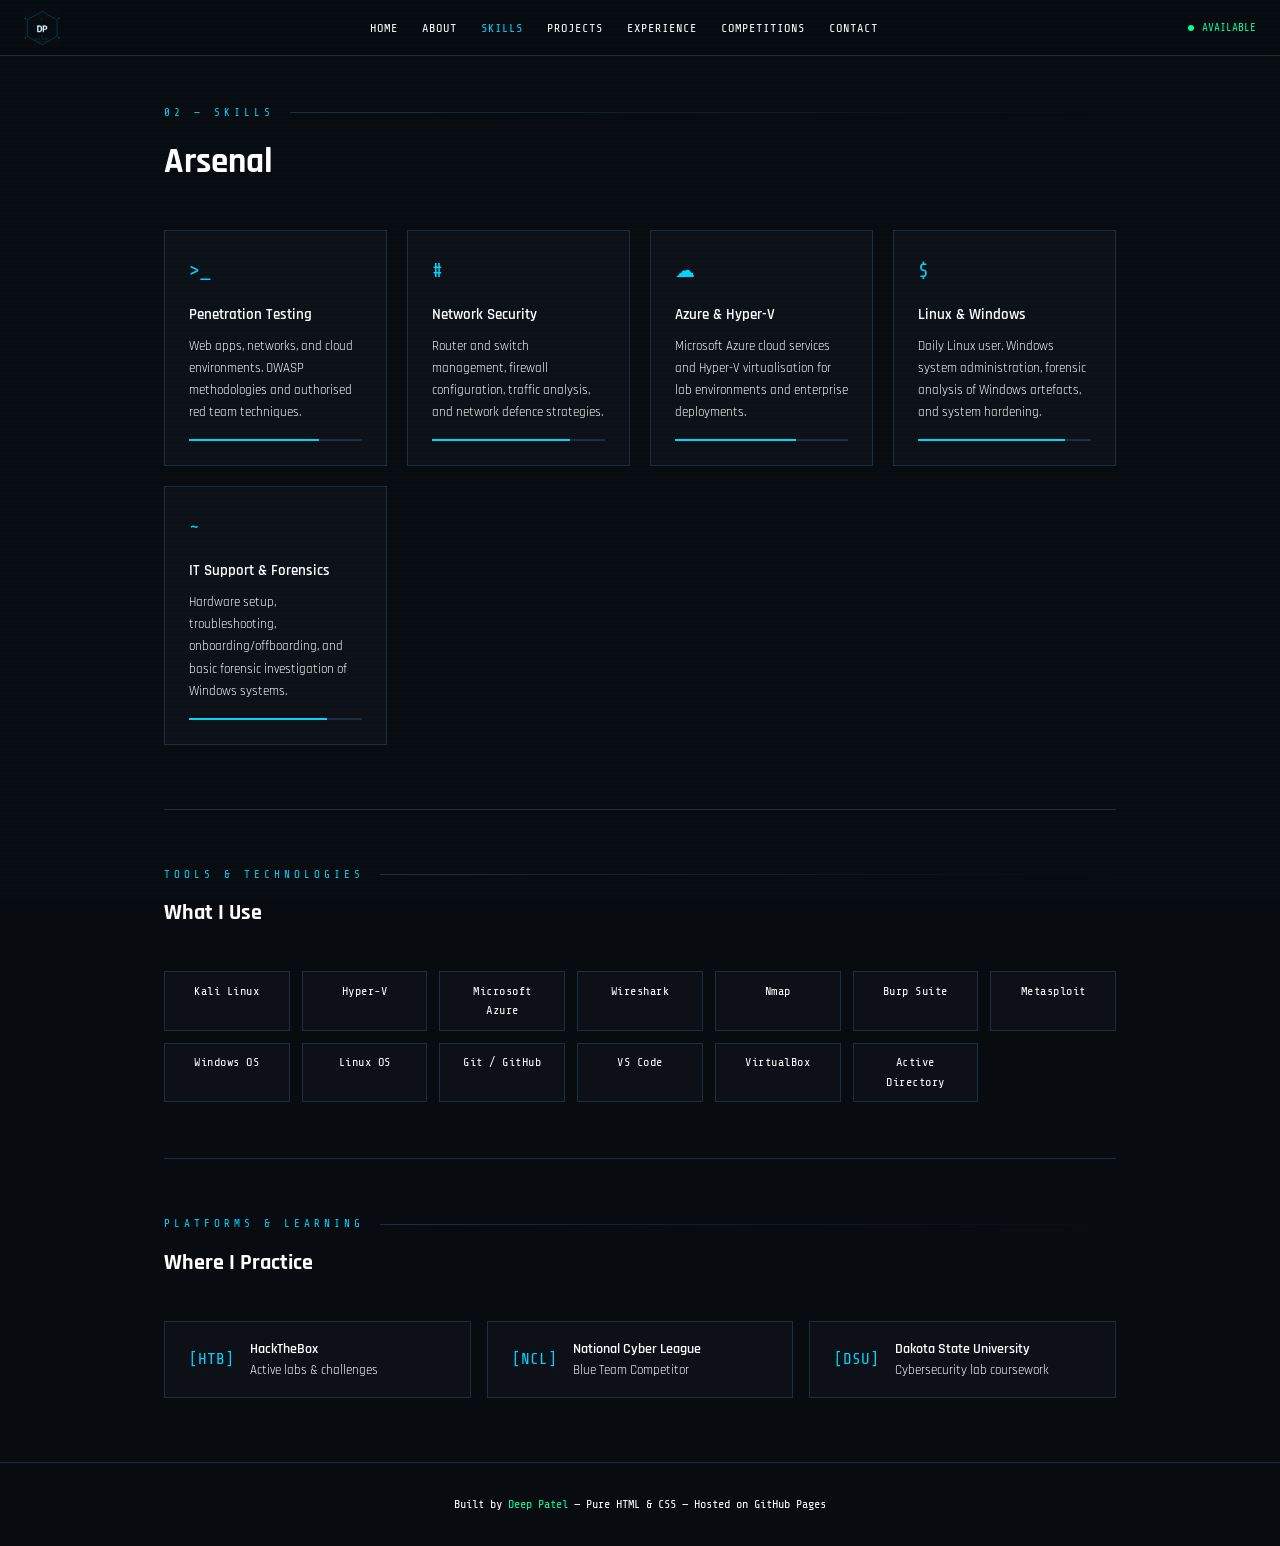
<file: skill.html>
<!DOCTYPE html>
<html lang="en">
<head>
  <meta charset="UTF-8">
  <meta name="viewport" content="width=device-width, initial-scale=1.0">
  <title>Skills — Deep Patel</title>
  <link rel="stylesheet" href="styles.css">
</head>
<body>
<!-- deep -->
<nav>
<a href="index.html" class="nav-logo">
  <img src="logo.png" alt="DP Logo" style="height:36px;width:auto;vertical-align:middle;">
</a>
  <button class="nav-toggle" id="navToggle" aria-label="Open menu">
    <span></span><span></span><span></span>
  </button>
  <ul class="nav-links" id="navLinks">
    <li><a href="index.html">Home</a></li>
    <li><a href="about.html">About</a></li>
    <li><a href="skill.html" class="active">Skills</a></li>
    <li><a href="Projects.html">Projects</a></li>
    <li><a href="Experience.html">Experience</a></li>
    <li><a href="Competitions.html">Competitions</a></li>
    <li><a href="contact.html">Contact</a></li>
  </ul>
  <div class="nav-status">
    <div class="status-dot"></div>
    AVAILABLE
  </div>
</nav>

<main class="page-wrap">

  <div class="section-label">02 — skills</div>
  <h1 class="section-title">Arsenal</h1>

  <div class="skills-grid" id="skillsGrid">

    <div class="skill-card">
      <span class="skill-icon">&gt;_</span>
      <div class="skill-name">Penetration Testing</div>
      <div class="skill-desc">
        Web apps, networks, and cloud environments. OWASP methodologies and
        authorised red team techniques.
      </div>
      <div class="skill-bar-wrap"><div class="skill-bar" data-width="75%"></div></div>
    </div>

    <div class="skill-card">
      <span class="skill-icon">#</span>
      <div class="skill-name">Network Security</div>
      <div class="skill-desc">
        Router and switch management, firewall configuration, traffic analysis,
        and network defence strategies.
      </div>
      <div class="skill-bar-wrap"><div class="skill-bar" data-width="80%"></div></div>
    </div>

    <div class="skill-card">
      <span class="skill-icon">☁</span>
      <div class="skill-name">Azure &amp; Hyper-V</div>
      <div class="skill-desc">
        Microsoft Azure cloud services and Hyper-V virtualisation for
        lab environments and enterprise deployments.
      </div>
      <div class="skill-bar-wrap"><div class="skill-bar" data-width="70%"></div></div>
    </div>

    <div class="skill-card">
      <span class="skill-icon">$</span>
      <div class="skill-name">Linux &amp; Windows</div>
      <div class="skill-desc">
        Daily Linux user. Windows system administration, forensic analysis
        of Windows artefacts, and system hardening.
      </div>
      <div class="skill-bar-wrap"><div class="skill-bar" data-width="85%"></div></div>
    </div>


    <div class="skill-card">
      <span class="skill-icon">~</span>
      <div class="skill-name">IT Support &amp; Forensics</div>
      <div class="skill-desc">
        Hardware setup, troubleshooting, onboarding/offboarding, and
        basic forensic investigation of Windows systems.
      </div>
      <div class="skill-bar-wrap"><div class="skill-bar" data-width="80%"></div></div>
    </div>

  </div>

  <hr class="divider" style="margin:3.5rem 0;">

  <div class="section-label">tools &amp; technologies</div>
  <h2 class="section-title" style="font-size:1.4rem;">What I Use</h2>

  <div class="tools-grid">
    <div class="tool-pill">Kali Linux</div>
    <div class="tool-pill">Hyper-V</div>
    <div class="tool-pill">Microsoft Azure</div>
    <div class="tool-pill">Wireshark</div>
    <div class="tool-pill">Nmap</div>
    <div class="tool-pill">Burp Suite</div>
    <div class="tool-pill">Metasploit</div>
    <div class="tool-pill">Windows OS</div>
    <div class="tool-pill">Linux OS</div>
    <div class="tool-pill">Git / GitHub</div>
    <div class="tool-pill">VS Code</div>
    <div class="tool-pill">VirtualBox</div>
    <div class="tool-pill">Active Directory</div>
  </div>

  <hr class="divider" style="margin:3.5rem 0;">

  <!-- PLATFORMS -->
  <div class="section-label">platforms &amp; learning</div>
  <h2 class="section-title" style="font-size:1.4rem;">Where I Practice</h2>

  <div style="display:grid;grid-template-columns:repeat(auto-fit,minmax(200px,1fr));gap:1rem;">

    <div class="cert-item">
      <span class="cert-icon">[HTB]</span>
      <div>
        <div class="cert-name">HackTheBox</div>
        <div style="font-size:13px;color:var(--text-muted);">Active labs &amp; challenges</div>
      </div>
    </div>

    <div class="cert-item">
      <span class="cert-icon">[NCL]</span>
      <div>
        <div class="cert-name">National Cyber League</div>
        <div style="font-size:13px;color:var(--text-muted);">Blue Team Competitor</div>
      </div>
    </div>

    <div class="cert-item">
      <span class="cert-icon">[DSU]</span>
      <div>
        <div class="cert-name">Dakota State University</div>
        <div style="font-size:13px;color:var(--text-muted);">Cybersecurity lab coursework</div>
      </div>
    </div>

  </div>

</main>

<footer>
  <p>Built by <span>Deep Patel</span> — Pure HTML &amp; CSS — Hosted on GitHub Pages</p>
</footer>

<script>
  document.getElementById('navToggle').addEventListener('click', function () {
    document.getElementById('navLinks').classList.toggle('open');
  });

  var observer = new IntersectionObserver(function (entries) {
    entries.forEach(function (entry) {
      if (entry.isIntersecting) {
        entry.target.querySelectorAll('.skill-bar').forEach(function (bar) {
          bar.style.width = bar.getAttribute('data-width');
        });
      }
    });
  }, { threshold: 0.2 });

  var grid = document.getElementById('skillsGrid');
  if (grid) observer.observe(grid);
</script>

</body>
</html>
</file>
<file: styles.css>
@import url('https://fonts.googleapis.com/css2?family=Share+Tech+Mono&family=Rajdhani:wght@400;500;600;700&display=swap');
 

:root {
  --bg:           #080c10;
  --surface:      #0d1117;
  --surface2:     #131a22;
  --border:       #1e2d3d;
  --accent:       #00d4ff;
  --accent2:      #00ff9d;
  --accent3:      #ff4757;
  --warn:         #ffa502;
  --text:         #ffffff;
  --text-muted:   #ffffff;
  --mono:         'Share Tech Mono', monospace;
  --sans:         'Rajdhani', sans-serif;
  --nav-h:        56px;
}
 

*, *::before, *::after { box-sizing: border-box; margin: 0; padding: 0; }
 
html { scroll-behavior: smooth; font-size: 16px; }
 
body {
  background: var(--bg);
  color: var(--text);
  font-family: var(--sans);
  line-height: 1.6;
  min-height: 100vh;
}
 
body::before {
  content: '';
  position: fixed;
  inset: 0;
  background: repeating-linear-gradient(
    0deg,
    transparent,
    transparent 2px,
    rgba(0,212,255,0.012) 2px,
    rgba(0,212,255,0.012) 4px
  );
  pointer-events: none;
  z-index: 9999;
}
 

@keyframes blink     { 0%,100%{opacity:1} 50%{opacity:0} }
@keyframes fadeUp    { from{opacity:0;transform:translateY(20px)} to{opacity:1;transform:translateY(0)} }
@keyframes pulse     { 0%,100%{opacity:0.6;box-shadow:0 0 8px var(--accent)} 50%{opacity:1;box-shadow:0 0 20px var(--accent),0 0 40px rgba(0,212,255,0.3)} }
@keyframes slideIn   { from{opacity:0;transform:translateX(-30px)} to{opacity:1;transform:translateX(0)} }
 


nav {
  position: fixed;
  top: 0; left: 0; right: 0;
  height: var(--nav-h);
  background: rgba(8,12,16,0.94);
  backdrop-filter: blur(12px);
  border-bottom: 1px solid var(--border);
  z-index: 1000;
  display: flex;
  align-items: center;
  justify-content: space-between;
  padding: 0 1.5rem;
  gap: 1rem;
}
 
.nav-logo {
  text-decoration: none;
  display: flex;
  align-items: center;
}
.nav-logo span { color: var(--accent2); }
 
.nav-links {
  display: flex;
  list-style: none;
  gap: 1.5rem;
  flex-wrap: wrap;
}
 
.nav-links a {
  font-family: var(--mono);
  font-size: 12px;
  color: var(--text-muted);
  text-decoration: none;
  letter-spacing: 1px;
  text-transform: uppercase;
  transition: color 0.2s;
  padding: 4px 0;
}
.nav-links a:hover,
.nav-links a.active { color: var(--accent); }
 
.nav-status {
  display: flex;
  align-items: center;
  gap: 8px;
  font-family: var(--mono);
  font-size: 11px;
  color: var(--accent2);
  white-space: nowrap;
}
 
.status-dot {
  width: 6px; height: 6px;
  border-radius: 50%;
  background: var(--accent2);
  animation: pulse 2s ease-in-out infinite;
  flex-shrink: 0;
}
 

.nav-toggle {
  display: none;
  flex-direction: column;
  gap: 5px;
  background: none;
  border: none;
  cursor: pointer;
  padding: 4px;
}
.nav-toggle span {
  display: block;
  width: 22px; height: 2px;
  background: var(--accent);
  transition: all 0.3s;
}
 

.page-wrap {
  max-width: 1000px;
  margin: 0 auto;
  padding: calc(var(--nav-h) + 3rem) 1.5rem 4rem;
}

.section-label {
  font-family: var(--mono);
  font-size: 11px;
  color: var(--accent);
  letter-spacing: 4px;
  text-transform: uppercase;
  margin-bottom: 0.75rem;
  display: flex;
  align-items: center;
  gap: 1rem;
}
.section-label::after {
  content: '';
  flex: 1; height: 1px;
  background: linear-gradient(90deg, var(--border), transparent);
}
 
.section-title {
  font-size: clamp(1.6rem, 4vw, 2.2rem);
  font-weight: 700;
  color: #fff;
  margin-bottom: 2.5rem;
}
 

.divider {
  border: none;
  border-top: 1px solid var(--border);
  margin: 0;
}
 

.btn-primary {
  display: inline-block;
  padding: 0.75rem 2rem;
  background: transparent;
  border: 1px solid var(--accent);
  color: var(--accent);
  font-family: var(--mono);
  font-size: 13px;
  letter-spacing: 2px;
  text-transform: uppercase;
  cursor: pointer;
  text-decoration: none;
  transition: color 0.2s;
  position: relative;
  overflow: hidden;
  white-space: nowrap;
}
.btn-primary::before {
  content: '';
  position: absolute; inset: 0;
  background: var(--accent);
  transform: translateX(-100%);
  transition: transform 0.25s ease;
  z-index: -1;
}
.btn-primary:hover { color: var(--bg); }
.btn-primary:hover::before { transform: translateX(0); }
 
.btn-secondary {
  display: inline-block;
  padding: 0.75rem 2rem;
  background: transparent;
  border: 1px solid var(--border);
  color: var(--text-muted);
  font-family: var(--mono);
  font-size: 13px;
  letter-spacing: 2px;
  text-transform: uppercase;
  cursor: pointer;
  text-decoration: none;
  transition: all 0.2s;
  white-space: nowrap;
}
.btn-secondary:hover { border-color: var(--text-muted); color: var(--text); }
 

.tag {
  font-family: var(--mono);
  font-size: 11px;
  padding: 3px 10px;
  background: rgba(0,212,255,0.08);
  border: 1px solid rgba(0,212,255,0.2);
  color: var(--accent);
  letter-spacing: 0.5px;
  border-radius: 2px;
}
 

.cursor { animation: blink 1s step-end infinite; color: var(--accent); }
 

.hero {
  min-height: calc(100vh - var(--nav-h));
  display: flex;
  flex-direction: column;
  justify-content: center;
  padding: calc(var(--nav-h) + 2rem) 1.5rem 4rem;
  max-width: 1000px;
  margin: 0 auto;
  position: relative;
}
 
.hero-tag {
  font-family: var(--mono);
  font-size: 12px;
  color: var(--accent);
  letter-spacing: 3px;
  text-transform: uppercase;
  margin-bottom: 1.5rem;
  animation: fadeUp 0.6s ease both;
}
 
.hero-name {
  font-size: clamp(2.6rem, 8vw, 5rem);
  font-weight: 700;
  line-height: 1.05;
  letter-spacing: -1px;
  color: #fff;
  margin-bottom: 0.5rem;
  animation: fadeUp 0.7s ease 0.1s both;
}
.hero-name .accent { color: var(--accent); }
 
.hero-title {
  font-family: var(--mono);
  font-size: clamp(13px, 2.5vw, 18px);
  color: var(--accent2);
  margin-bottom: 2rem;
  animation: fadeUp 0.7s ease 0.2s both;
}
 
.hero-desc {
  max-width: 540px;
  color: var(--text-muted);
  line-height: 1.9;
  font-size: 15px;
  margin-bottom: 3rem;
  animation: fadeUp 0.7s ease 0.3s both;
}
 
.hero-ctas {
  display: flex;
  gap: 1rem;
  flex-wrap: wrap;
  animation: fadeUp 0.7s ease 0.4s both;
}
 
.hero-visual {
  position: absolute;
  right: -40px; top: 50%;
  transform: translateY(-50%);
  opacity: 0.07;
  pointer-events: none;
}
 

.about-grid {
  display: grid;
  grid-template-columns: 1fr 1fr;
  gap: 4rem;
  align-items: start;
  margin-bottom: 3rem;
}
 
.about-text p {
  color: var(--text-muted);
  line-height: 1.9;
  margin-bottom: 1.25rem;
  font-size: 15px;
}
.about-text strong { color: var(--text); }
 
.about-stats {
  display: grid;
  grid-template-columns: 1fr 1fr;
  gap: 1.25rem;
}
 
.stat-box {
  border: 1px solid var(--border);
  padding: 1.25rem;
  position: relative;
  background: var(--surface);
}
.stat-box::before {
  content: '';
  position: absolute;
  top: -1px; left: -1px;
  width: 18px; height: 18px;
  border-top: 2px solid var(--accent);
  border-left: 2px solid var(--accent);
}
 
.stat-num {
  font-family: var(--mono);
  font-size: 2rem;
  color: var(--accent);
  display: block;
  margin-bottom: 0.25rem;
}
.stat-label {
  font-size: 13px;
  color: var(--text-muted);
  letter-spacing: 0.5px;
}
 
.certifications {
  margin-top: 3rem;
}
 
.cert-list {
  display: flex;
  flex-direction: column;
  gap: 0.75rem;
}
 
.cert-item {
  display: flex;
  align-items: center;
  gap: 1rem;
  padding: 1rem 1.5rem;
  background: var(--surface);
  border: 1px solid var(--border);
  font-size: 14px;
  transition: border-color 0.2s;
}
.cert-item:hover { border-color: var(--accent); }
 
.cert-icon {
  font-family: var(--mono);
  color: var(--accent);
  font-size: 16px;
}
.cert-name { color: var(--text); font-weight: 600; }
.cert-issuer { color: var(--text-muted); font-size: 13px; margin-left: auto; font-family: var(--mono); }
 

.skills-grid {
  display: grid;
  grid-template-columns: repeat(auto-fit, minmax(220px, 1fr));
  gap: 1.25rem;
  margin-bottom: 4rem;
}
 
.skill-card {
  background: var(--surface);
  border: 1px solid var(--border);
  padding: 1.5rem;
  transition: border-color 0.2s, transform 0.2s;
}
.skill-card:hover {
  border-color: var(--accent);
  transform: translateY(-2px);
}
 
.skill-icon {
  font-family: var(--mono);
  font-size: 20px;
  color: var(--accent);
  margin-bottom: 1rem;
  display: block;
}
.skill-name {
  font-size: 15px;
  font-weight: 600;
  color: #fff;
  margin-bottom: 0.5rem;
}
.skill-desc {
  font-size: 13px;
  color: var(--text-muted);
  line-height: 1.7;
}
.skill-bar-wrap {
  margin-top: 1rem;
  height: 2px;
  background: var(--border);
}
.skill-bar {
  height: 100%;
  background: var(--accent);
  width: 0;
  transition: width 1.2s ease 0.3s;
}
 

.tools-grid {
  display: grid;
  grid-template-columns: repeat(auto-fill, minmax(120px, 1fr));
  gap: 0.75rem;
}
 
.tool-pill {
  font-family: var(--mono);
  font-size: 12px;
  padding: 0.6rem 1rem;
  border: 1px solid var(--border);
  color: var(--text-muted);
  text-align: center;
  background: var(--surface);
  letter-spacing: 0.5px;
  transition: all 0.2s;
}
.tool-pill:hover { border-color: var(--accent2); color: var(--accent2); }
 

.projects-grid {
  display: grid;
  grid-template-columns: repeat(auto-fit, minmax(280px, 1fr));
  gap: 1.25rem;
}
 
.project-card {
  background: var(--surface);
  border: 1px solid var(--border);
  transition: border-color 0.2s, transform 0.2s;
  display: flex;
  flex-direction: column;
}
.project-card:hover {
  border-color: var(--accent2);
  transform: translateY(-3px);
}
.project-card:has(.status-complete):hover {
  border-color: #ffd700;
}
.project-card:has(.status-upcoming):hover {
  border-color: #ffa502;
}

.project-top {
  padding: 1.25rem;
  border-bottom: 1px solid var(--border);
  display: flex;
  justify-content: space-between;
  align-items: flex-start;
}
 
.project-status {
  font-family: var(--mono);
  font-size: 10px;
  padding: 3px 10px;
  border: 1px solid;
  letter-spacing: 1px;
}
.status-active { border-color: var(--accent2); color: var(--accent2); }
.status-upcoming { border-color: #ffa502; color: #ffa502; }
.status-done   { border-color: var(--text-muted); color: var(--text-muted); }
.status-complete { border-color: #ffd700; color: #ffd700; }
 
.project-num {
  font-family: var(--mono);
  font-size: 11px;
  color: var(--text-muted);
}
 
.project-body { padding: 1.5rem; flex: 1; display: flex; flex-direction: column; }
 
.project-name {
  font-size: 17px;
  font-weight: 700;
  color: #fff;
  margin-bottom: 0.75rem;
}
.project-desc {
  font-size: 13px;
  color: var(--text-muted);
  line-height: 1.8;
  margin-bottom: 1.25rem;
  flex: 1;
}
.project-tags {
  display: flex;
  flex-wrap: wrap;
  gap: 0.5rem;
}
 
.project-link {
  display: inline-block;
  margin-top: 1.25rem;
  font-family: var(--mono);
  font-size: 12px;
  color: var(--accent);
  text-decoration: none;
  letter-spacing: 1px;
  border-bottom: 1px solid transparent;
  transition: border-color 0.2s;
}
.project-link:hover { border-color: var(--accent); }
 

.comp-list {
  display: flex;
  flex-direction: column;
  gap: 1rem;
}
 
.comp-item {
  background: var(--surface);
  border: 1px solid var(--border);
  padding: 1.25rem 1.75rem;
  display: grid;
  grid-template-columns: 64px 1fr auto;
  gap: 1.5rem;
  align-items: center;
  transition: border-color 0.2s;
}
.comp-item:hover { border-color: var(--accent); }
 
.comp-rank {
  font-family: var(--mono);
  font-size: 1.3rem;
  font-weight: 700;
  color: var(--accent);
  text-align: center;
}
.comp-rank.gold   { color: #ffd700; }
.comp-rank.silver { color: #c0c0c0; }
.comp-rank.bronze { color: #cd7f32; }
 
.comp-info h4 {
  font-size: 17px;
  font-weight: 600;
  color: #fff;
  margin-bottom: 4px;
}
.comp-info p {
  font-size: 15px;
  color: var(--text-muted);
  line-height: 1.6;
}
 
.comp-meta {
  text-align: right;
  font-family: var(--mono);
  font-size: 11px;
  color: var(--text-muted);
  line-height: 1.8;
}
 

.contact-grid {
  display: grid;
  grid-template-columns: 1fr 1fr;
  gap: 4rem;
  align-items: start;
}
 
.contact-intro p {
  color: var(--text-muted);
  line-height: 1.9;
  font-size: 15px;
  margin-bottom: 2rem;
}
 
.contact-links {
  display: flex;
  flex-direction: column;
  gap: 0.75rem;
}
 
.contact-link {
  display: flex;
  align-items: center;
  gap: 1rem;
  padding: 0.9rem 1.25rem;
  border: 1px solid var(--border);
  color: var(--text);
  text-decoration: none;
  font-size: 14px;
  font-family: var(--mono);
  background: var(--surface);
  transition: all 0.2s;
}
.contact-link:hover { border-color: var(--accent); color: var(--accent); }
 
.contact-link-icon {
  color: var(--accent);
  font-size: 14px;
  min-width: 28px;
}
 
.contact-form {
  display: flex;
  flex-direction: column;
  gap: 1rem;
}
 
.form-group {
  display: flex;
  flex-direction: column;
  gap: 6px;
}
 
.form-label {
  font-family: var(--mono);
  font-size: 11px;
  color: var(--text-muted);
  letter-spacing: 2px;
  text-transform: uppercase;
}
 
.form-input,
.form-textarea {
  background: var(--surface);
  border: 1px solid var(--border);
  color: var(--text);
  font-family: var(--sans);
  font-size: 14px;
  padding: 0.75rem 1rem;
  outline: none;
  transition: border-color 0.2s;
  width: 100%;
}
.form-input:focus,
.form-textarea:focus { border-color: var(--accent); }
.form-textarea { min-height: 120px; resize: vertical; }
 

footer {
  border-top: 1px solid var(--border);
  padding: 2rem 1.5rem;
  text-align: center;
  font-family: var(--mono);
  font-size: 12px;
  color: var(--text-muted);
}
footer span { color: var(--accent2); }
 

@media (max-width: 768px) {
  /* Nav */
  .nav-links {
    display: none;
    position: absolute;
    top: var(--nav-h);
    left: 0; right: 0;
    background: rgba(8,12,16,0.98);
    flex-direction: column;
    padding: 1rem 1.5rem 1.5rem;
    border-bottom: 1px solid var(--border);
    gap: 0;
  }
  .nav-links.open { display: flex; }
  .nav-links a {
    padding: 0.75rem 0;
    border-bottom: 1px solid var(--border);
    font-size: 14px;
  }
  .nav-toggle { display: flex; }
  .nav-status { display: none; }

  .about-grid      { grid-template-columns: 1fr; gap: 2rem; }
  .contact-grid    { grid-template-columns: 1fr; gap: 2.5rem; }
  .comp-item       { grid-template-columns: 48px 1fr; }
  .comp-meta       { display: none; }
  .hero-visual     { display: none; }
  .hero-ctas       { flex-direction: column; }
  .btn-primary,
  .btn-secondary   { text-align: center; }
}
 
@media (max-width: 480px) {
  .about-stats         { grid-template-columns: 1fr 1fr; }
  .skills-grid         { grid-template-columns: 1fr; }
  .projects-grid       { grid-template-columns: 1fr; }
  .tools-grid          { grid-template-columns: repeat(auto-fill, minmax(100px, 1fr)); }
}
</file>
